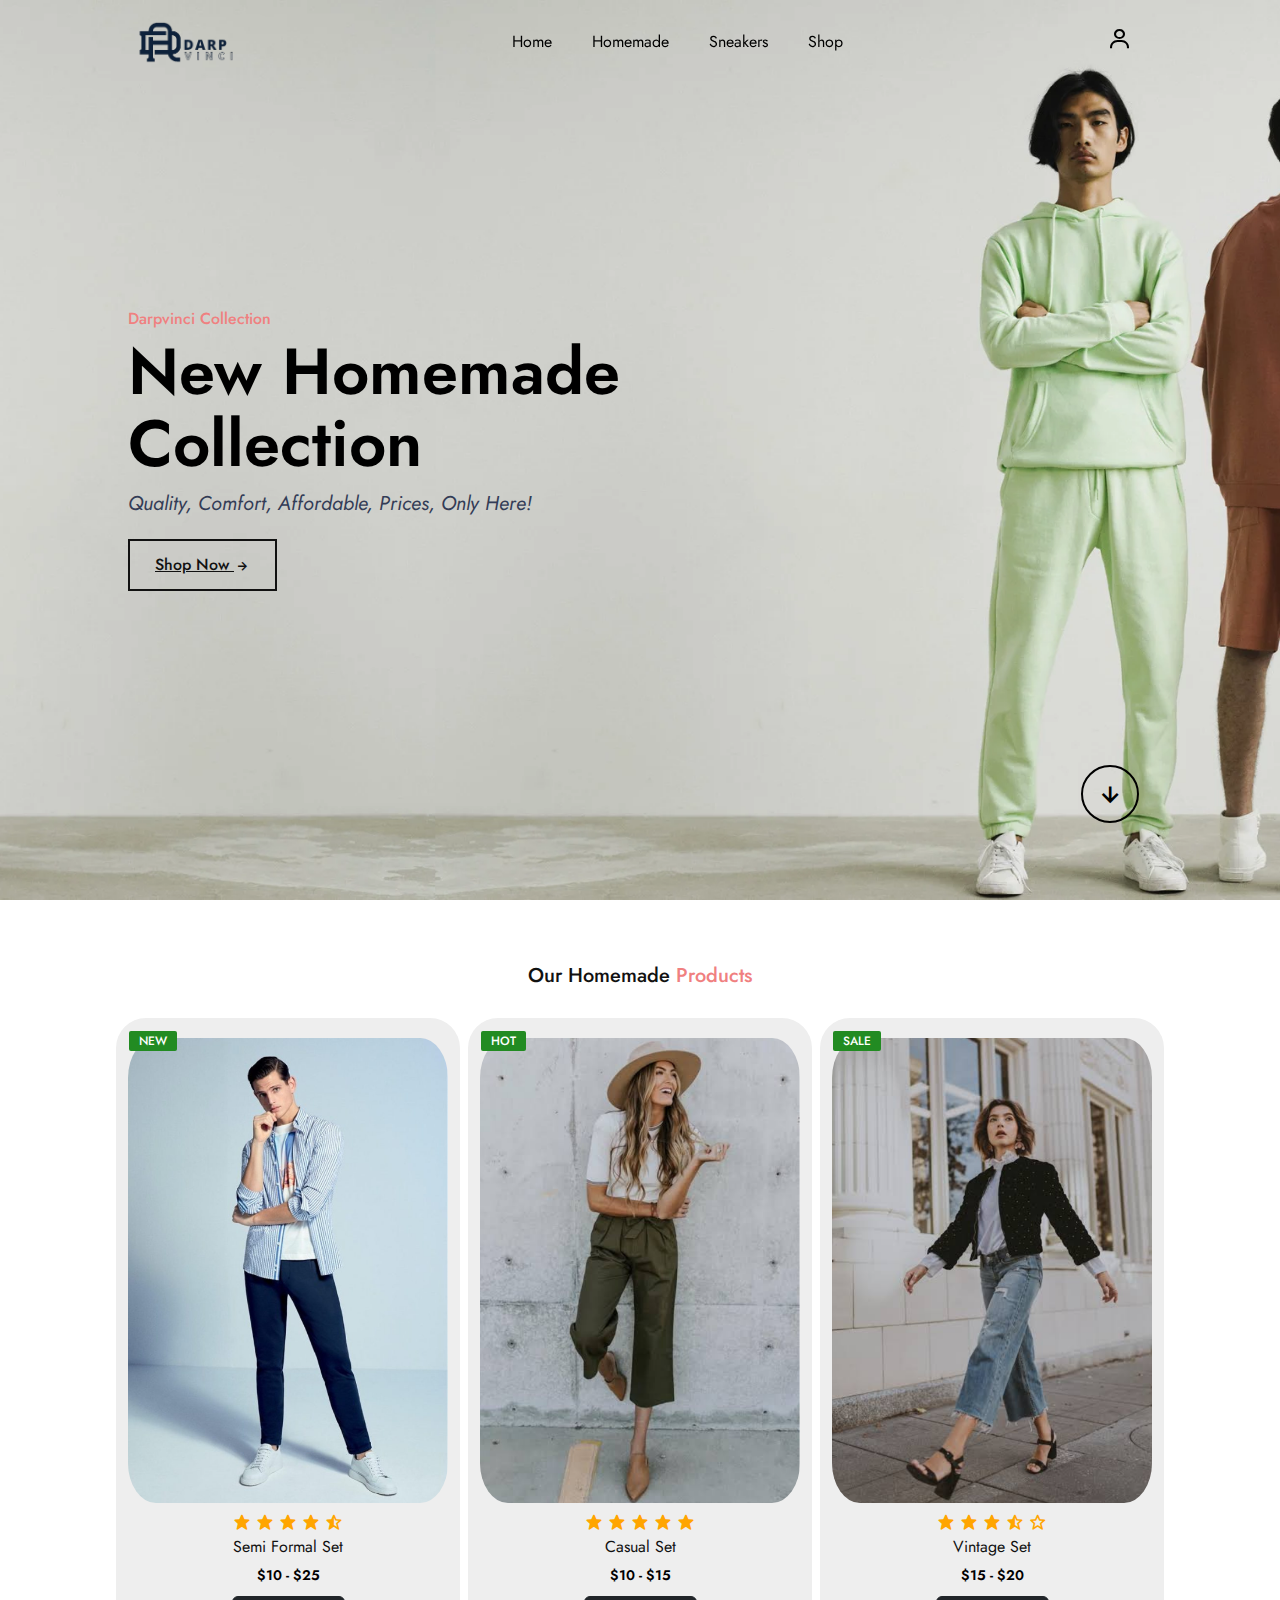
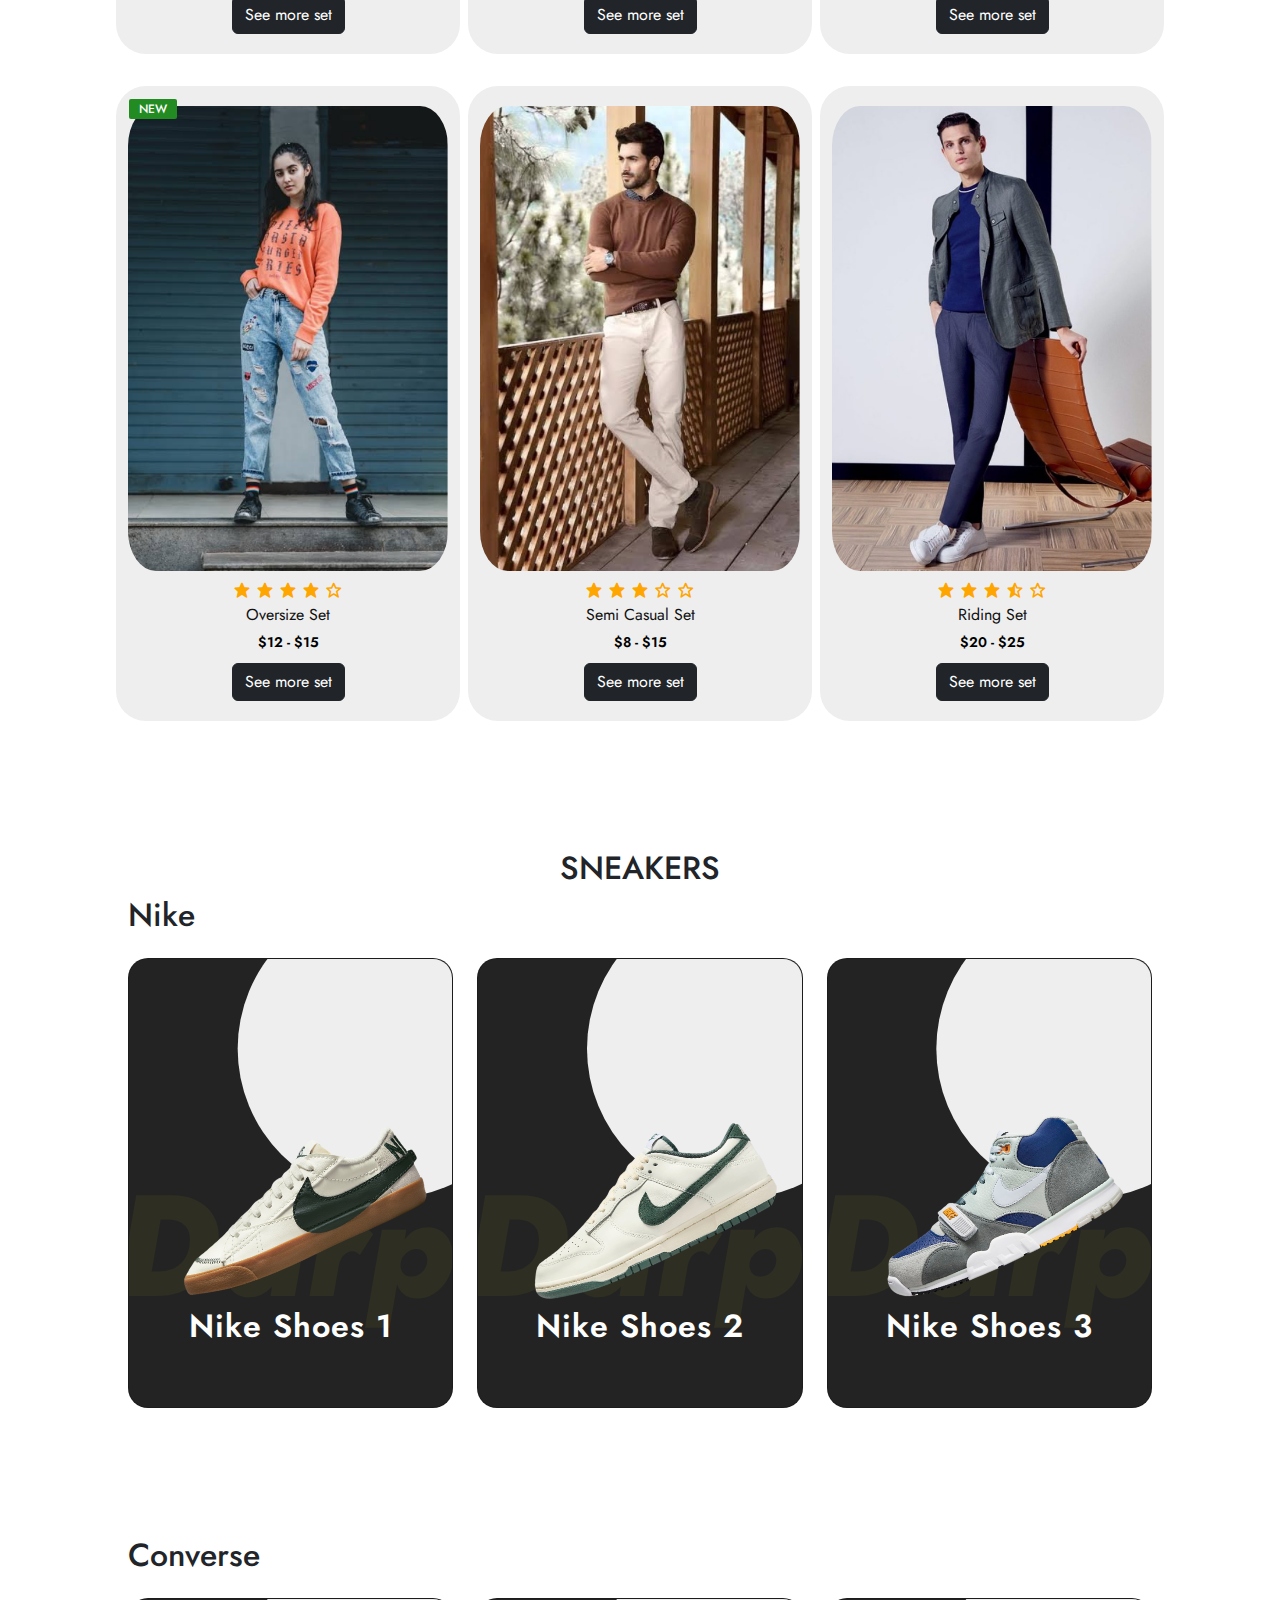
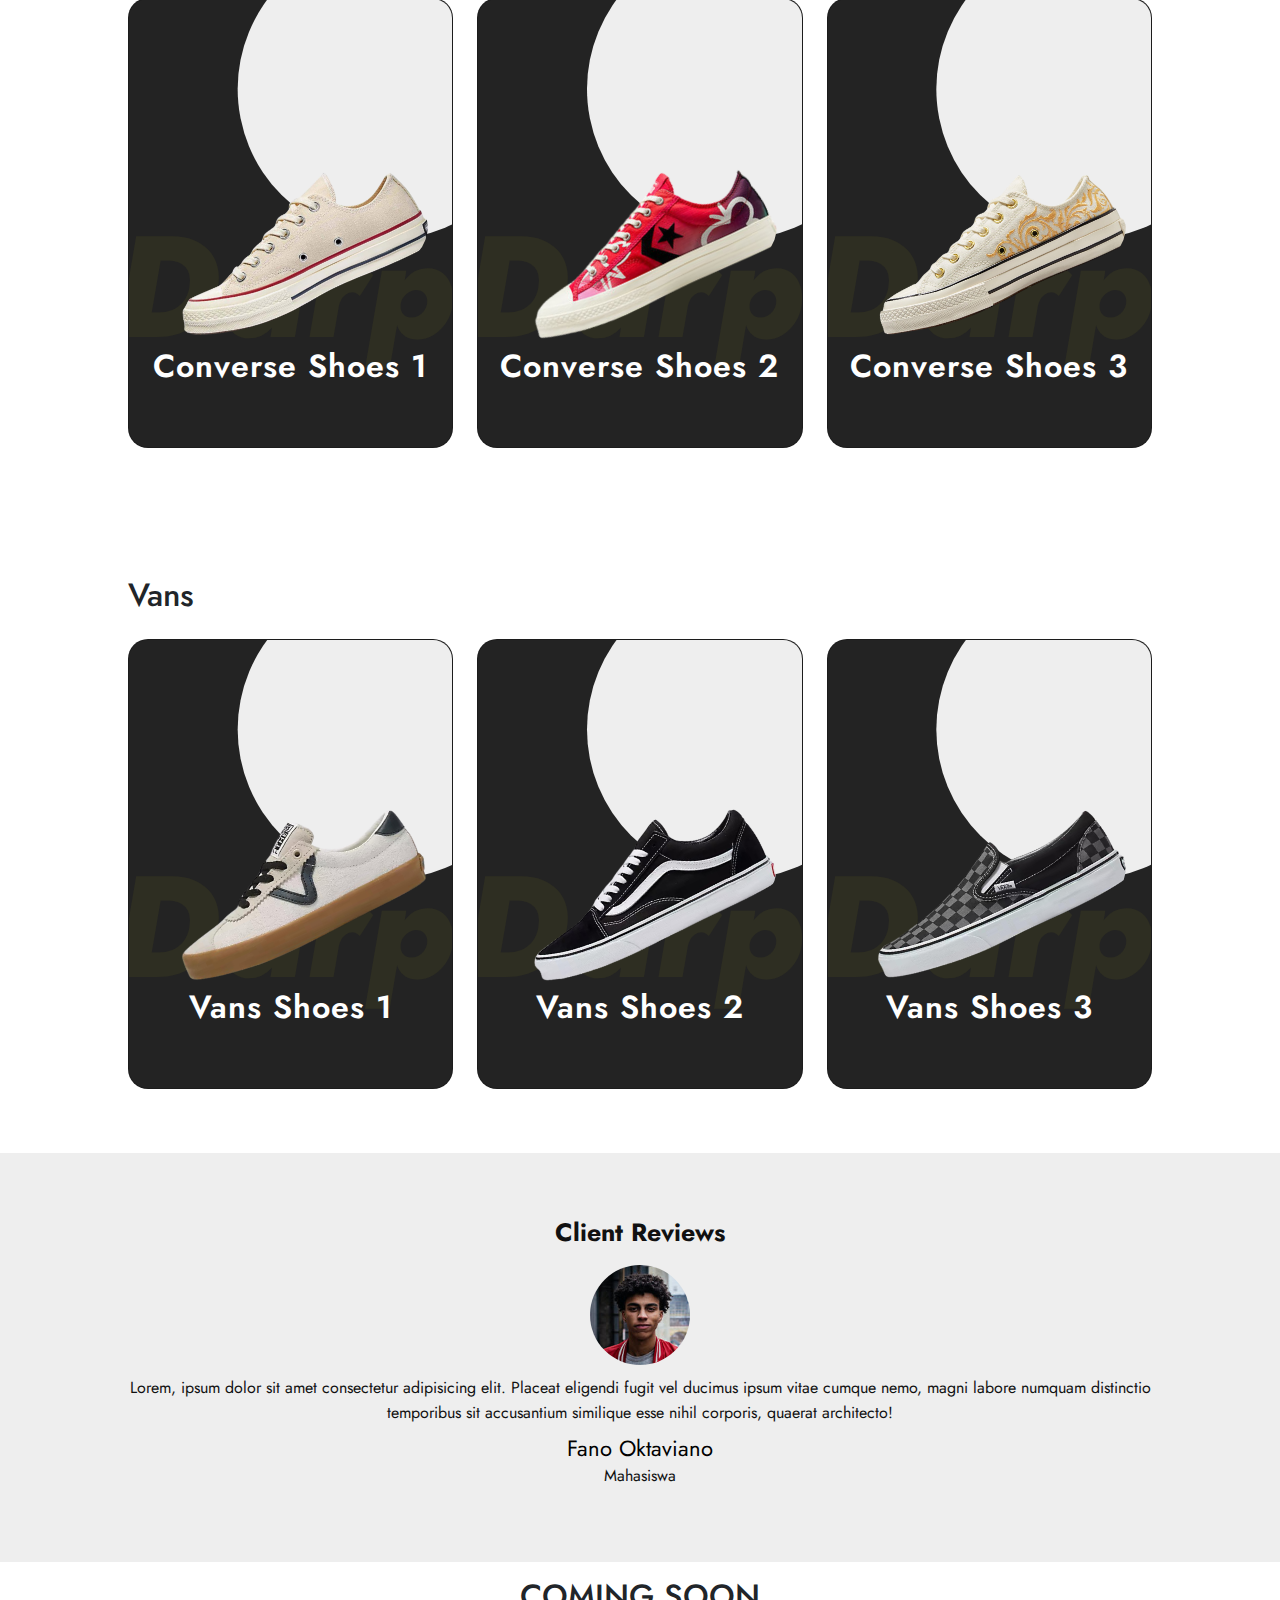
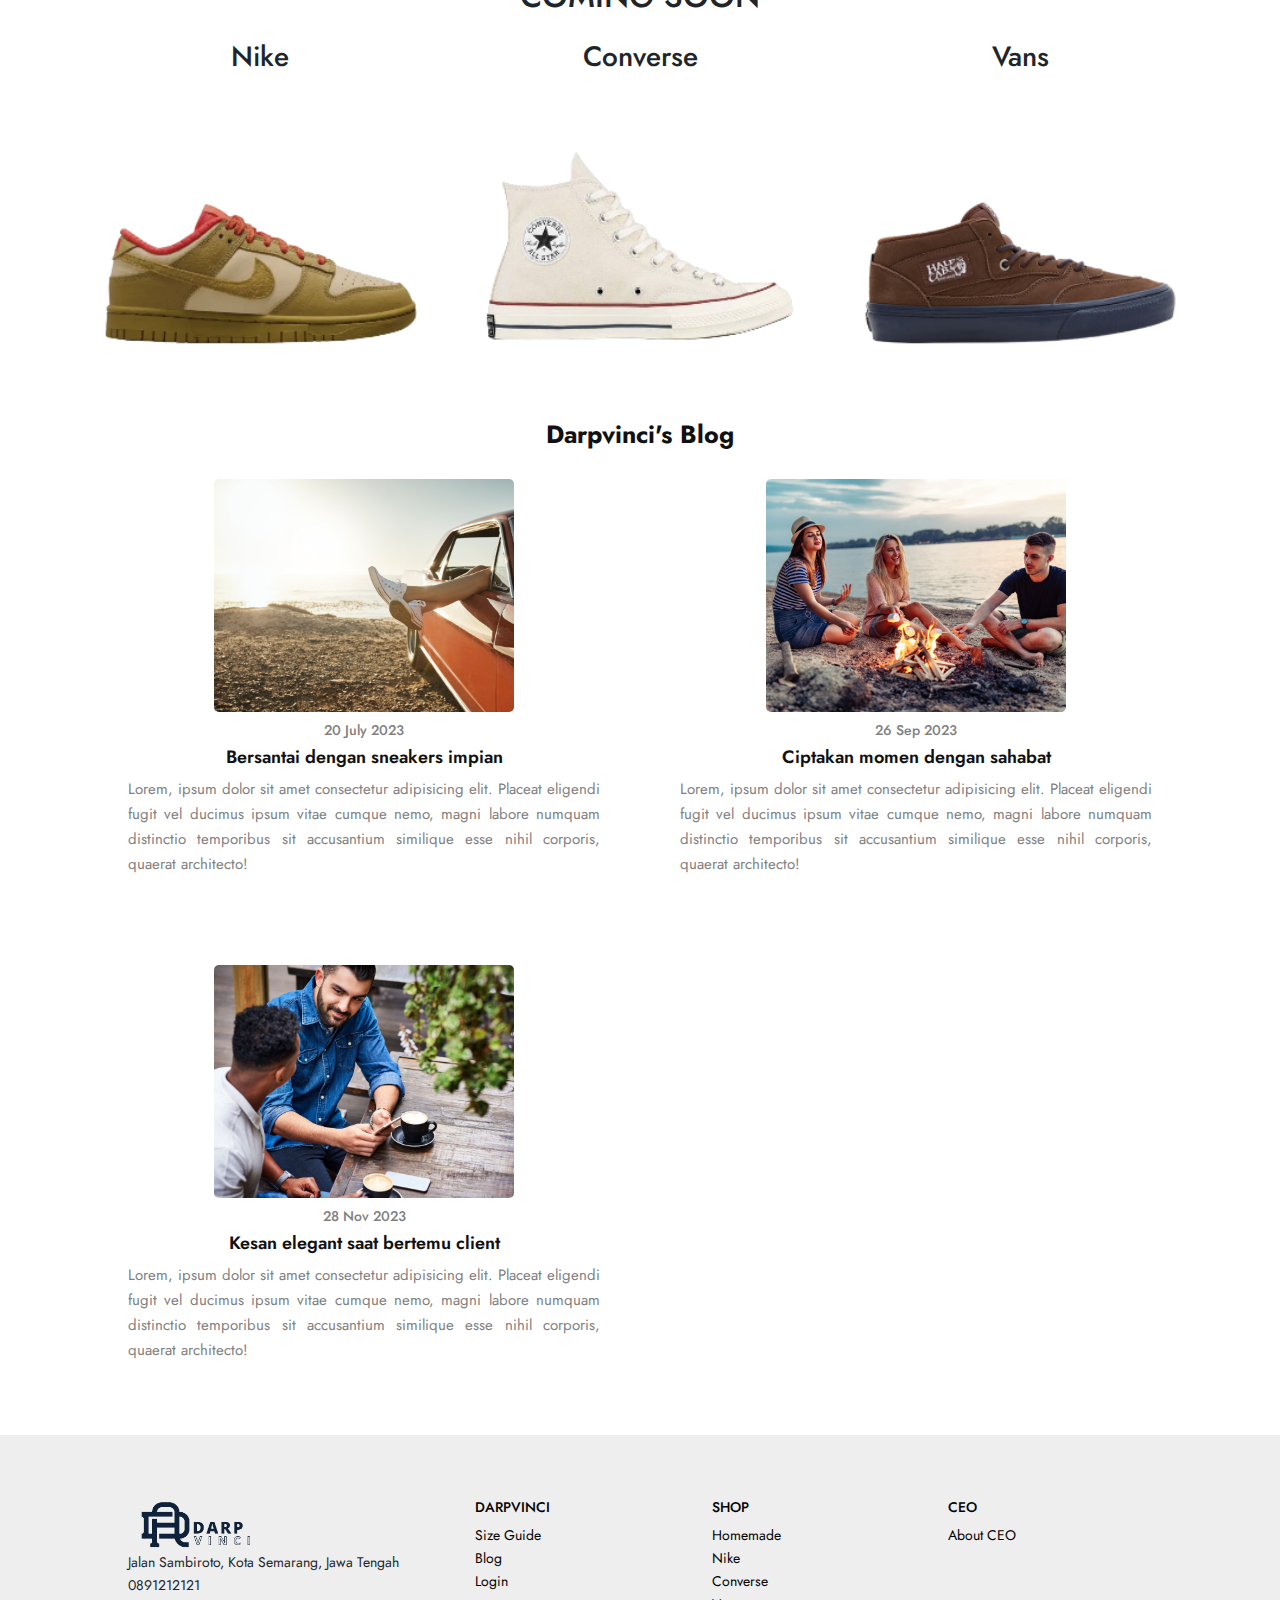
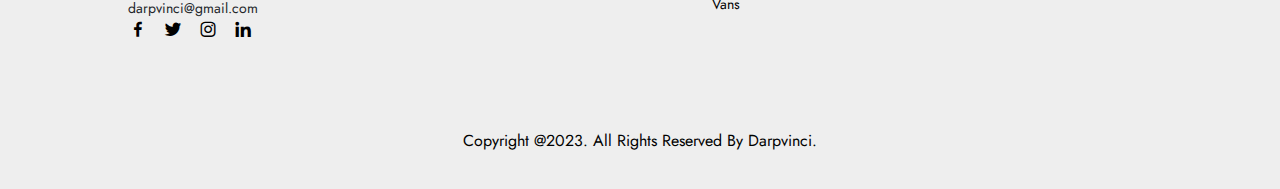
<file: index.html>
<!DOCTYPE html>
<html lang="en">
  <head>
    <meta charset="UTF-8" />
    <meta http-equiv="X-UA-Compatible" content="IE=edge" />
    <meta name="viewport" content="width=device-width, initial-scale=1.0" />
    <title>DARPvinci's</title>
    <link rel="stylesheet" href="css/sneakers.css" />
    <link rel="stylesheet" href="css/styl.css" />
    <link
      rel="stylesheet"
      href="https://cdn.jsdelivr.net/npm/bootstrap@5.3.2/dist/css/bootstrap.min.css"
    />
    <link rel="preconnect" href="https://fonts.googleapis.com" />
    <link rel="preconnect" href="https://fonts.gstatic.com" crossorigin />
    <link
      href="https://fonts.googleapis.com/css2?family=Jost:wght@100;200;300;400;500;600;700&family=Work+Sans:ital,wght@0,500;0,700;1,500;1,700&display=swap"
      rel="stylesheet"
    />
    <link
      rel="stylesheet"
      href="https://cdnjs.cloudflare.com/ajax/libs/font-awesome/6.2.1/css/all.min.css"
      integrity="sha512-MV7K8+y+gLIBoVD59lQIYicR65iaqukzvf/nwasF0nqhPay5w/9lJmVM2hMDcnK1OnMGCdVK+iQrJ7lzPJQd1w=="
      crossorigin="anonymous"
      referrerpolicy="no-referrer"
    />
    <link
      rel="stylesheet"
      href="https://unpkg.com/boxicons@latest/css/boxicons.min.css"
    />
  </head>
  <body>
    <!--NAVBAR-->
    <header>
      <a href="#home" class="logo"
        ><img
          src="DATABASEFOTO/LOGO/IMG_20231204_093553-removebg-preview.png"
          alt=""
      /></a>
      <ul class="navmenu">
        <li><a href="#home" style="text-decoration: none">home</a></li>
        <li>
          <a href="#product" style="text-decoration: none">homemade</a>
        </li>
        <li><a href="#sneakers" style="text-decoration: none">sneakers</a></li>
        <li><a href="products.html" style="text-decoration: none">shop</a></li>
      </ul>

      <div class="nav-icon">
        <a href="login.html"><i class="bx bx-user"></i></a>
        <div class="bx bx-menu" id="menu-icon"></div>
      </div>
    </header>

    <section id="home" class="main-home">
      <div class="main-text">
        <h5>Darpvinci Collection</h5>
        <h1>New Homemade <br />Collection</h1>
        <p>Quality, Comfort, Affordable, Prices, Only Here!</p>
        <a href="products.html" class="main-btn"
          >Shop Now <i class="bx bx-right-arrow-alt"></i
        ></a>
      </div>
      <div class="down-arrow">
        <a href="#product" class="down"><i class="bx bx-down-arrow-alt"></i></a>
      </div>
    </section>

    <!--HOMEMADE-->
    <section class="trending-product" id="product">
      <div class="center-text">
        <h2>Our Homemade <span>Products</span></h2>
      </div>
      <div class="products">
        <div class="row">
          <img src="DATABASEFOTO/DATABASE ETALASE/etalase1.png" alt="" />
          <div class="product-text">
            <h5>New</h5>
          </div>
          <div class="ratting">
            <i class="bx bxs-star"></i>
            <i class="bx bxs-star"></i>
            <i class="bx bxs-star"></i>
            <i class="bx bxs-star"></i>
            <i class="bx bxs-star-half"></i>
          </div>
          <div class="price">
            <h4>Semi Formal Set</h4>
            <p>$10 - $25</p>
            <a href="products.html"
              ><button type="button" class="btn btn-dark">
                See more set
              </button></a
            >
          </div>
        </div>

        <div class="row">
          <img src="DATABASEFOTO/DATABASE ETALASE/etalase2.png" alt="" />
          <div class="product-text">
            <h5>Hot</h5>
          </div>
          <div class="ratting">
            <i class="bx bxs-star"></i>
            <i class="bx bxs-star"></i>
            <i class="bx bxs-star"></i>
            <i class="bx bxs-star"></i>
            <i class="bx bxs-star"></i>
          </div>
          <div class="price">
            <h4>Casual Set</h4>
            <p>$10 - $15</p>
            <a href="products.html"
              ><button type="button" class="btn btn-dark">
                See more set
              </button></a
            >
          </div>
        </div>

        <div class="row">
          <img src="DATABASEFOTO/DATABASE ETALASE/etalase3.png" alt="" />
          <div class="product-text">
            <h5>Sale</h5>
          </div>
          <div class="ratting">
            <i class="bx bxs-star"></i>
            <i class="bx bxs-star"></i>
            <i class="bx bxs-star"></i>
            <i class="bx bxs-star-half"></i>
            <i class="bx bx-star"></i>
          </div>
          <div class="price">
            <h4>Vintage Set</h4>
            <p>$15 - $20</p>
            <a href="products.html"
              ><button type="button" class="btn btn-dark">
                See more set
              </button></a
            >
          </div>
        </div>

        <div class="row">
          <img src="DATABASEFOTO/DATABASE ETALASE/etalase4.png" alt="" />
          <div class="product-text">
            <h5>New</h5>
          </div>
          <div class="ratting">
            <i class="bx bxs-star"></i>
            <i class="bx bxs-star"></i>
            <i class="bx bxs-star"></i>
            <i class="bx bxs-star"></i>
            <i class="bx bx-star"></i>
          </div>
          <div class="price">
            <h4>Oversize Set</h4>
            <p>$12 - $15</p>
            <a href="products.html"
              ><button type="button" class="btn btn-dark">
                See more set
              </button></a
            >
          </div>
        </div>

        <div class="row">
          <img src="DATABASEFOTO/DATABASE ETALASE/etalase5.png" alt="" />
          <div class="ratting">
            <i class="bx bxs-star"></i>
            <i class="bx bxs-star"></i>
            <i class="bx bxs-star"></i>
            <i class="bx bx-star"></i>
            <i class="bx bx-star"></i>
          </div>
          <div class="price">
            <h4>Semi Casual Set</h4>
            <p>$8 - $15</p>
            <a href="products.html"
              ><button type="button" class="btn btn-dark">
                See more set
              </button></a
            >
          </div>
        </div>

        <div class="row">
          <img src="DATABASEFOTO/DATABASE ETALASE/etalase6.png" alt="" />
          <div class="ratting">
            <i class="bx bxs-star"></i>
            <i class="bx bxs-star"></i>
            <i class="bx bxs-star"></i>
            <i class="bx bxs-star-half"></i>
            <i class="bx bx-star"></i>
          </div>
          <div class="price">
            <h4>Riding Set</h4>
            <p>$20 - $25</p>
            <a href="products.html"
              ><button type="button" class="btn btn-dark">
                See more set
              </button></a
            >
          </div>
        </div>
      </div>
    </section>

    <!--SNEAKERS-->
    <section>
      <h2 id="sneakers" style="text-align: center">SNEAKERS</h2>
      <h2 id="nike">Nike</h2>
      <div class="row">
        <div class="col-md-4 mt-3">
          <div class="sneakers">
            <div class="card">
              <div class="imgBx">
                <img src="DATABASEFOTO/imagesneakers/nike1.png" />
              </div>
              <div class="contentBx">
                <h2>Nike Shoes 1</h2>
                <div class="size">
                  <h3>Size :</h3>
                  <span>37</span>
                  <span>41</span>
                  <span>42</span>
                  <span>43</span>
                </div>
                <a href="products.html">Order</a>
              </div>
            </div>
          </div>
        </div>
        <div class="col-md-4 mt-3">
          <div class="sneakers">
            <div class="card">
              <div class="imgBx">
                <img src="DATABASEFOTO/imagesneakers/nike2.png" />
              </div>
              <div class="contentBx">
                <h2>Nike Shoes 2</h2>
                <div class="size">
                  <h3>Size :</h3>
                  <span>31</span>
                  <span>33</span>
                  <span>37</span>
                  <span>40</span>
                </div>
                <a href="products.html">Order</a>
              </div>
            </div>
          </div>
        </div>
        <div class="col-md-4 mt-3">
          <div class="sneakers">
            <div class="card">
              <div class="imgBx">
                <img src="DATABASEFOTO/imagesneakers/nike3.png" />
              </div>
              <div class="contentBx">
                <h2>Nike Shoes 3</h2>
                <div class="size">
                  <h3>Size :</h3>
                  <span>35</span>
                  <span>36</span>
                  <span>37</span>
                  <span>38</span>
                </div>
                <a href="products.html">Order</a>
              </div>
            </div>
          </div>
        </div>
      </div>
    </section>
    <section>
      <h2 id="converse">Converse</h2>
      <div class="row">
        <div class="col-md-4 mt-3">
          <div class="sneakers">
            <div class="card">
              <div class="imgBx">
                <img src="DATABASEFOTO/imagesneakers/conss1.png" />
              </div>
              <div class="contentBx">
                <h2>Converse Shoes 1</h2>
                <div class="size">
                  <h3>Size :</h3>
                  <span>32</span>
                  <span>33</span>
                  <span>39</span>
                  <span>42</span>
                </div>
                <a href="products.html">Order</a>
              </div>
            </div>
          </div>
        </div>
        <div class="col-md-4 mt-3">
          <div class="sneakers">
            <div class="card">
              <div class="imgBx">
                <img src="DATABASEFOTO/imagesneakers/conss2.png" />
              </div>
              <div class="contentBx">
                <h2>Converse Shoes 2</h2>
                <div class="size">
                  <h3>Size :</h3>
                  <span>33</span>
                  <span>36</span>
                  <span>40</span>
                  <span>43</span>
                </div>
                <a href="products.html">Order</a>
              </div>
            </div>
          </div>
        </div>
        <div class="col-md-4 mt-3">
          <div class="sneakers">
            <div class="card">
              <div class="imgBx">
                <img src="DATABASEFOTO/imagesneakers/conss3.png" />
              </div>
              <div class="contentBx">
                <h2>Converse Shoes 3</h2>
                <div class="size">
                  <h3>Size :</h3>
                  <span>40</span>
                  <span>42</span>
                  <span>45</span>
                  <span>46</span>
                </div>
                <a href="products.html">Order</a>
              </div>
            </div>
          </div>
        </div>
      </div>
    </section>
    <section>
      <h2 id="vans">Vans</h2>
      <div class="row">
        <div class="col-md-4 mt-3">
          <div class="sneakers">
            <div class="card">
              <div class="imgBx">
                <img src="DATABASEFOTO/imagesneakers/vanss1.png" />
              </div>
              <div class="contentBx">
                <h2>Vans Shoes 1</h2>
                <div class="size">
                  <h3>Size :</h3>
                  <span>35</span>
                  <span>37</span>
                  <span>39</span>
                  <span>40</span>
                </div>
                <a href="products.html">Order</a>
              </div>
            </div>
          </div>
        </div>
        <div class="col-md-4 mt-3">
          <div class="sneakers">
            <div class="card">
              <div class="imgBx">
                <img src="DATABASEFOTO/imagesneakers/vanss2.png" />
              </div>
              <div class="contentBx">
                <h2>Vans Shoes 2</h2>
                <div class="size">
                  <h3>Size :</h3>
                  <span>40</span>
                  <span>42</span>
                  <span>44</span>
                  <span>46</span>
                </div>
                <a href="products.html">Order</a>
              </div>
            </div>
          </div>
        </div>
        <div class="col-md-4 mt-3">
          <div class="sneakers">
            <div class="card">
              <div class="imgBx">
                <img src="DATABASEFOTO/imagesneakers/vanss3.png" />
              </div>
              <div class="contentBx">
                <h2>Vans Shoes 3</h2>
                <div class="size">
                  <h3>Size :</h3>
                  <span>39</span>
                  <span>42</span>
                  <span>45</span>
                  <span>47</span>
                </div>
                <a href="products.html">Order</a>
              </div>
            </div>
          </div>
        </div>
      </div>
    </section>

    <!--CLIENT REVIEWS-->
    <section class="client-reviews">
      <div class="reviews">
        <h3>Client Reviews</h3>
        <img src="DATABASEFOTO/REVIEW/profile-1.jpg" />
        <p>
          Lorem, ipsum dolor sit amet consectetur adipisicing elit. Placeat
          eligendi fugit vel ducimus ipsum vitae cumque nemo, magni labore
          numquam distinctio temporibus sit accusantium similique esse nihil
          corporis, quaerat architecto!
        </p>
        <h2>Fano Oktaviano</h2>
        <p>Mahasiswa</p>
      </div>
    </section>

    <!--COMING SOON-->
    <div class="container text-center">
      <h2 style="margin-top: 15px">COMING SOON</h2>
      <div class="row">
        <div class="col-md-4 mt-3">
          <h3 class="mb-2">Nike</h3>
          <div
            id="carouselExampleSlidesOnly"
            class="carousel slide"
            data-bs-ride="carousel"
          >
            <div class="carousel-inner">
              <div class="carousel-item active">
                <img
                  src="DATABASEFOTO/NIKE COMING SOON/nike1.png"
                  class="text-center w-10"
                  alt="1"
                />
              </div>
              <div class="carousel-item">
                <img
                  src="DATABASEFOTO/NIKE COMING SOON/nike2.png"
                  class="text-center w-10"
                  alt="2"
                />
              </div>
              <div class="carousel-item">
                <img
                  src="DATABASEFOTO/NIKE COMING SOON/nike3.png"
                  class="text-center w-10"
                  alt="3"
                />
              </div>
              <div class="carousel-item">
                <img
                  src="DATABASEFOTO/NIKE COMING SOON/nike4.png"
                  class="text-center w-10"
                  alt="3"
                />
              </div>
              <div class="carousel-item">
                <img
                  src="DATABASEFOTO/NIKE COMING SOON/nike5.png"
                  class="text-center w-10"
                  alt="3"
                />
              </div>
              <div class="carousel-item">
                <img
                  src="DATABASEFOTO/NIKE COMING SOON/nike6.png"
                  class="text-center w-10"
                  alt="3"
                />
              </div>
            </div>
          </div>
        </div>

        <div class="col-md-4 mt-3">
          <h3 class="mb-2">Converse</h3>
          <div
            id="carouselExampleSlidesOnly"
            class="carousel slide"
            data-bs-ride="carousel"
          >
            <div class="carousel-inner">
              <div class="carousel-item active">
                <img
                  src="DATABASEFOTO/CONVERSE COMING SOON/cons1.png"
                  class="text-center w-10"
                  alt="1"
                />
              </div>
              <div class="carousel-item">
                <img
                  src="DATABASEFOTO/CONVERSE COMING SOON/cons2.png"
                  class="text-center w-10"
                  alt="2"
                />
              </div>
              <div class="carousel-item">
                <img
                  src="DATABASEFOTO/CONVERSE COMING SOON/cons3.png"
                  class="text-center w-10"
                  alt="3"
                />
              </div>
              <div class="carousel-item">
                <img
                  src="DATABASEFOTO/CONVERSE COMING SOON/cons4.png"
                  class="text-center w-10"
                  alt="2"
                />
              </div>
              <div class="carousel-item">
                <img
                  src="DATABASEFOTO/CONVERSE COMING SOON/cons5.png"
                  class="text-center w-10"
                  alt="2"
                />
              </div>
              <div class="carousel-item">
                <img
                  src="DATABASEFOTO/CONVERSE COMING SOON/cons6.png"
                  class="text-center w-10"
                  alt="2"
                />
              </div>
            </div>
          </div>
        </div>

        <div class="col-md-4 mt-3">
          <h3 class="mb-2">Vans</h3>
          <div
            id="comingsoon"
            class="carousel slide"
            data-bs-ride="carousel"
          >
            <div class="carousel-inner">
              <div class="carousel-item active">
                <img
                  src="DATABASEFOTO/VANS COMING SOON/vans1.png"
                  class="text-center w-10"
                  alt="1"
                />
              </div>
              <div class="carousel-item">
                <img
                  src="DATABASEFOTO/VANS COMING SOON/vans2.png"
                  class="text-center w-10"
                  alt="2"
                />
              </div>
              <div class="carousel-item">
                <img
                  src="DATABASEFOTO/VANS COMING SOON/vans3.png"
                  class="text-center w-10"
                  alt="3"
                />
              </div>
              <div class="carousel-item">
                <img
                  src="DATABASEFOTO/VANS COMING SOON/vans4.png"
                  class="text-center w-10"
                  alt="2"
                />
              </div>
              <div class="carousel-item">
                <img
                  src="DATABASEFOTO/VANS COMING SOON/vans5.png"
                  class="text-center w-10"
                  alt="2"
                />
              </div>
              <div class="carousel-item">
                <img
                  src="DATABASEFOTO/VANS COMING SOON/vans6.png"
                  class="text-center w-10"
                  alt="2"
                />
              </div>
            </div>
          </div>
        </div>
      </div>
    </div>

    <!--BLOGS-->
    <section class="Update-news">
      <div class="up-center-text">
        <h2 id="blog">Darpvinci's Blog</h2>
      </div>
      <div class="update-cart">
        <div class="cart">
          <img src="DATABASEFOTO/BLOGS/20231206_071454_0000.png" alt="" />
          <h5>20 July 2023</h5>
          <h4>Bersantai dengan sneakers impian</h4>
          <h6>
            Lorem, ipsum dolor sit amet consectetur adipisicing elit. Placeat
            eligendi fugit vel ducimus ipsum vitae cumque nemo, magni labore
            numquam distinctio temporibus sit accusantium similique esse nihil
            corporis, quaerat architecto!
          </h6>
        </div>

        <div class="cart">
          <img src="DATABASEFOTO/BLOGS/20231206_071454_0001.png" alt="" />
          <h5>26 Sep 2023</h5>
          <h4>Ciptakan momen dengan sahabat</h4>
          <h6>
            Lorem, ipsum dolor sit amet consectetur adipisicing elit. Placeat
            eligendi fugit vel ducimus ipsum vitae cumque nemo, magni labore
            numquam distinctio temporibus sit accusantium similique esse nihil
            corporis, quaerat architecto!
          </h6>
        </div>

        <div class="cart">
          <img src="DATABASEFOTO/BLOGS/20231206_071454_0002.png" alt="" />
          <h5>28 Nov 2023</h5>
          <h4>Kesan elegant saat bertemu client</h4>
          <h6>
            Lorem, ipsum dolor sit amet consectetur adipisicing elit. Placeat
            eligendi fugit vel ducimus ipsum vitae cumque nemo, magni labore
            numquam distinctio temporibus sit accusantium similique esse nihil
            corporis, quaerat architecto!
          </h6>
        </div>
      </div>
    </section>

    <!--FOOTER-->
    <section class="contact">
      <div class="contact-info">
        <div class="first-info">
          <img
            src="DATABASEFOTO/LOGO/IMG_20231204_093553-removebg-preview.png"
            alt=""
          />
          <p>Jalan Sambiroto, Kota Semarang, Jawa Tengah</p>
          <p>0891212121</p>
          <p>darpvinci@gmail.com</p>
          <div class="social-icon">
            <a href="https://www.facebook.com/dariel.paulus.3?mibextid=hIlR13"
              ><i class="bx bxl-facebook"></i
            ></a>
            <a href="https://x.com/dokdokenjoyer?s=09"
              ><i class="bx bxl-twitter"></i
            ></a>
            <a href="https://instagram.com/robin_paulus"
              ><i class="bx bxl-instagram"></i
            ></a>
            <a href="https://www.linkedin.com/in/robinpaulus"
              ><i class="bx bxl-linkedin"></i
            ></a>
          </div>
        </div>
        <div class="second-info">
          <h4>Darpvinci</h4>
          <a href="PDF/SIZE GUIDE.pdf"><p>Size Guide</p></a>
          <a href="#blog"><p>Blog</p></a>
          <a href="login.html"><p>Login</p></a>
        </div>
        <div class="third-info">
          <h4>Shop</h4>
          <a href="#homemade"><p>Homemade</p></a>
          <a href="#nike"><p>Nike</p></a>
          <a href="#converse"><p>Converse</p></a>
          <a href="#vans"><p>Vans</p></a>
        </div>
        <div class="fourth-info">
          <h4>CEO</h4>
          <a href="ceo.html"><p>About CEO</p></a>
        </div>
      </div>
    </section>
    <div class="end-text">
      <p>Copyright @2023. All Rights Reserved By Darpvinci.</p>
    </div>

    <script src="js/java.js"></script>

    <script
      src="https://cdn.jsdelivr.net/npm/bootstrap@5.3.2/dist/js/bootstrap.bundle.min.js"
      integrity="sha384-C6RzsynM9kWDrMNeT87bh95OGNyZPhcTNXj1NW7RuBCsyN/o0jlpcV8Qyq46cDfL"
      crossorigin="anonymous"
    ></script>
  </body>
</html>
</file>
<file: css/sneakers.css>
@import url("https://fonts.googleapis.com/css2?family=Poppins:ital,wght@0,100;0,200;0,300;0,400;0,500;0,600;0,700;0,800;0,900;1,100;1,200;1,300;1,400;1,500;1,600;1,700;1,800;1,900&display=swap");

* {
  font-family: "Poppins", sans-serif;
}

body {
  justify-content: center;

  align-items: center;

  min-height: 100vh;

  background: #131313;
}

.sneakers {
  position: relative;
}

.sneakers .card {
  position: relative;

  width: auto;

  height: 450px;

  background: #232323;

  border-radius: 20px;

  overflow: hidden;
}

.sneakers .card:before {
  content: "";

  position: absolute;

  top: 0;

  left: 0;

  width: 100%;

  height: 100%;

  background: #eee;

  clip-path: circle(150px at 80% 20%);

  transition: 0.5s ease-in-out;
}

.sneakers .card:hover:before {
  clip-path: circle(300px at 80% -20%);
}

.sneakers .card:after {
  content: "Darpvinci";

  position: absolute;

  top: 40%;

  left: -5%;

  font-size: 9em;

  font-weight: 800;

  font-style: italic;

  color: rgba(255, 255, 25, 0.05);
}

.sneakers .card .imgBx {
  position: absolute;

  top: 50%;

  transform: translateY(-50%);

  z-index: 10000;

  width: 100%;

  height: 220px;

  transition: 0.5s;
}

.sneakers .card:hover .imgBx {
  top: 0%;

  transform: translateY(0%);
}

.sneakers .card .imgBx img {
  position: absolute;

  top: 50%;

  left: 50%;

  transform: translate(-50%, -50%) rotate(-25deg);

  width: 270px;
}

.sneakers .card .contentBx {
  position: absolute;

  bottom: 0;

  width: 100%;

  height: 100px;

  text-align: center;

  transition: 1s;

  z-index: 10;
}

.sneakers .card:hover .contentBx {
  height: 210px;
}

.sneakers .card .contentBx h2 {
  position: relative;

  font-weight: 600;

  letter-spacing: 1px;

  color: #fff;

  margin: 0;
}

.sneakers .card .contentBx .size,
.sneakers .card .contentBx .color {
  display: flex;

  justify-content: center;

  align-items: center;

  padding: 8px 20px;

  transition: 0.5s;

  opacity: 0;

  visibility: hidden;

  padding-top: 0;

  padding-bottom: 0;
}

.sneakers .card:hover .contentBx .size {
  opacity: 1;

  visibility: visible;

  transition-delay: 0.5s;
}

.sneakers .card:hover .contentBx .color {
  opacity: 1;

  visibility: visible;

  transition-delay: 0.6s;
}

.sneakers .card .contentBx .size h3,
.sneakers .card .contentBx .color h3 {
  color: #fff;

  font-weight: 300;

  font-size: 14px;

  text-transform: uppercase;

  letter-spacing: 2px;

  margin-right: 10px;
}

.sneakers .card .contentBx .size span {
  width: 26px;

  height: 26px;

  text-align: center;

  line-height: 26px;

  font-size: 14px;

  display: inline-block;

  color: #111;

  background: #fff;

  margin: 0 5px;

  transition: 0.5s;

  color: #111;

  border-radius: 4px;

  cursor: pointer;
}

.sneakers .card .contentBx .size span:hover {
  background: lightcoral;
}

.sneakers .card .contentBx .color span {
  width: 20px;

  height: 20px;

  background: #ff0;

  border-radius: 50%;

  margin: 0 5px;

  cursor: pointer;
}

.sneakers .card .contentBx .color span:nth-child(2) {
  background: lightcoral;
}

.sneakers .card .contentBx .color span:nth-child(3) {
  background: #03a9f4;
}

.sneakers .card .contentBx .color span:nth-child(4) {
  background: #e91e63;
}

.sneakers .card .contentBx a {
  display: inline-block;

  padding: 10px 20px;

  background: #fff;

  border-radius: 4px;

  margin-top: 10px;

  text-decoration: none;

  font-weight: 600;

  color: #111;

  opacity: 0;

  transform: translateY(50px);

  transition: 0.5s;
}

.sneakers .card:hover .contentBx a {
  opacity: 1;

  transform: translateY(0px);

  transition-delay: 0.75s;
}

@media (max-width: 1080px) {
  .sneakers .card .imgBx img {
    position: absolute;
    width: 180px;
  }
}

@media (max-width: 767px) {
  .sneakers .card .imgBx img {
    position: absolute;
    width: 270px;
  }
}
</file>
<file: css/styl.css>
* {
  margin: 0;
  padding: 0;
  box-sizing: border-box;
  scroll-behavior: smooth;
  font-family: "Jost", sans-serif;
  list-style: none;
  text-decoration: none;
}

:root {
  --bs-btn-hover-bg: gold;
}

header {
  position: fixed;
  width: 100%;
  top: 0;
  right: 0;
  z-index: 1000;
  display: flex;
  align-items: center;
  justify-content: space-between;
  padding: 20px 10%;
}

.logo img {
  max-width: 120px;
  height: auto;
}

.navmenu {
  display: flex;
  padding: 0;
  margin-bottom: 0;
}

.navmenu a {
  color: black;
  font-size: 16px;
  text-transform: capitalize;
  padding: 10px 20px;
  font-weight: 400;
  transition: all 0.42s;
}

.navmenu a:hover {
  color: lightcoral;
}

.nav-icon {
  display: flex;
  align-items: center;
}

.nav-icon i {
  margin-right: 20px;
  color: black;
  font-size: 25px;
  font-weight: 400;
  transition: all 0.42s ease;
}

.nav-icon i:hover {
  transform: scale(1.1);
  color: lightcoral;
}

#menu-icon {
  font-size: 30px;
  margin-bottom: 8px;
  color: black;
  z-index: 10001;
  cursor: pointer;
  display: none;
}

section {
  padding: 5% 10%;
}

.main-home {
  width: 100%;
  height: 100vh;
  background-image: url(COVER.png);
  background-position: center;
  background-size: cover;
  display: grid;
  grid-template-columns: repeat(1, 1fr);
  align-items: center;
}

.main-text h5 {
  color: lightcoral;
  font-size: 16px;
  text-transform: capitalize;
  font-weight: 500;
}

.main-text h1 {
  color: black;
  font-size: 65px;
  text-transform: capitalize;
  line-height: 1.1;
  font-weight: 600;
  margin: 6px 0 10px;
}

.main-text p {
  color: #333c56;
  font-size: 20px;
  font-style: italic;
  margin-bottom: 20px;
}

.main-btn {
  display: inline-block;
  color: #111;
  font-size: 16px;
  font-weight: 500;
  text-transform: capitalize;
  border: 2px solid #111;
  padding: 12px 25px;
  transition: all 0.42s ease;
}

.main-btn:hover {
  background-color: #000;
  color: #fff;
}

.main-btn i {
  vertical-align: middle;
}

.down-arrow {
  position: absolute;
  top: 85%;
  right: 11%;
}

.down i {
  font-size: 30px;
  color: #000;
  border: 2px solid #000;
  border-radius: 50px;
  padding: 12px 12px;
}

.down i:hover {
  background-color: #000;
  color: #fff;
  transition: all 0.42s ease;
}

header.sticky {
  background: #fff;
  padding: 20px 10%;
  box-shadow: 0px 0px 10px rgb(0 0 0 / 10%);
}

.center-text h2 {
  color: #111;
  font-size: 20px;
  text-transform: capitalize;
  text-align: center;
  margin-bottom: 30px;
}

.center-text span {
  color: lightcoral;
}

.products {
  display: grid;
  grid-template-columns: repeat(auto-fit, minmax(260px, auto));
  gap: 2rem;
}

.products .row {
  text-align: center;
}

#product .row {
  position: relative;
  transition: all 0.4s;
  background-color: #eee;
  border-radius: 30px;
}

.row img {
  width: 100%;
  height: auto;
  transition: all 0.4s;
  margin-top: 20px;
  border-radius: 40px;
}

.row img:hover {
  transform: scale(0.9);
}

.price button {
  margin-bottom: 20px;
}

.product-text h5 {
  position: absolute;
  top: 13px;
  left: 13px;
  color: #fff;
  font-size: 12px;
  font-weight: 500;
  text-transform: uppercase;
  background-color: forestgreen;
  padding: 3px 10px;
  border-radius: 2px;
}

.ratting i {
  color: orange;
  font-size: 18px;
  margin-top: 10px;
}

.price h4 {
  color: #111;
  font-size: 16px;
  text-transform: capitalize;
  font-weight: 400;
}

.price p {
  color: #000;
  font-size: 14px;
  font-weight: 600;
  margin-bottom: 10px;
}

.client-reviews {
  background-color: #eee;
}

.reviews {
  text-align: center;
}

.reviews h3 {
  color: #111;
  font-size: 25px;
  text-transform: capitalize;
  text-align: center;
  font-weight: 700;
}

.reviews img {
  width: 100px;
  height: auto;
  border-radius: 50px;
  margin: 10px 0;
}

.reviews p {
  color: #111;
  font-size: 16px;
  font-weight: 400;
  line-height: 25px;
  margin-bottom: 10px;
}

.reviews h2 {
  font-size: 22px;
  color: #000;
  font-weight: 400;
  text-transform: capitalize;
  margin-bottom: 2px;
}

.up-center-text h2 {
  text-align: center;
  color: #111;
  font-size: 25px;
  text-transform: capitalize;
  font-weight: 700;
  margin-bottom: 30px;
}

.cart img {
  width: 300px;
  height: auto;
  border-radius: 5px;
}

.update-cart {
  display: grid;
  text-align: center;
  grid-template-columns: repeat(auto-fit, minmax(300px, auto));
  gap: 5rem;
}

.cart h5 {
  color: grey;
  font-size: 14px;
  margin-top: 10px;
  text-transform: capitalize;
  font-weight: 500;
}

.cart h4 {
  color: #111;
  font-size: 18px;
  font-weight: 600;
}

.cart h6 {
  color: grey;
  font-size: 15px;
  font-weight: 400;
  line-height: 25px;
  text-align: justify;
}

.first-info p {
  margin-bottom: 0px;
}

.contact {
  background-color: #eee;
}

.contact-info {
  display: grid;
  grid-template-columns: repeat(auto-fit, minmax(160px, auto));
  gap: 2rem;
}

.contact-info a {
  text-decoration: none;
  color: #000;
}

.first-info img {
  width: 140px;
  height: auto;
}

.contact-info h4 {
  color: #000;
  font-size: 14px;
  text-transform: uppercase;
  margin-bottom: 10px;
}

.contact-info p {
  margin-top: 2px;
  margin-bottom: 0px;
  font-size: 14px;
  font-weight: 400;
  line-height: 1.5;
  cursor: pointer;
  transition: all 0.42s;
}

.contact-info p:hover {
  color: lightcoral;
}

.social-icon i {
  color: black;
  margin-right: 10px;
  font-size: 20px;
  transition: all 0.42s;
}

.social-icon i:hover {
  transform: scale(1.3);
}

.end-text {
  background-color: #eee;
  text-align: center;
  padding: 20px;
}

.end-text p {
  color: #000;
  text-transform: capitalize;
}

@media (max-width: 890px) {
  header {
    padding: 20px 3%;
    transition: 0.4s;
  }
}

@media (max-width: 630px) {
  .main-text h1 {
    font-size: 50px;
    transition: 0.4s;
  }
  .main-text p {
    font-size: 18px;
    transition: 0.4s;
  }
  .main-btn {
    padding: 10px 20px;
    transition: 0.4s;
  }
}

@media (max-width: 750px) {
  #menu-icon {
    display: inline-block;
    transition: 0.2s linear;
  }
}

@media (max-width: 750px) {
  .navmenu {
    position: absolute;
    top: 100%;
    right: -100%;
    width: 300px;
    height: 130vh;
    background: white;
    display: flex;
    flex-direction: column;
    align-items: center;
    padding: 120px 30px;
    transition: all 0.42s;
  }
  .navmenu a {
    display: block;
    margin: 18px 0;
  }
  .navmenu.open {
    right: 0;
  }
}

.home {
  color: antiquewhite;
  background-color: black;
}
</file>
